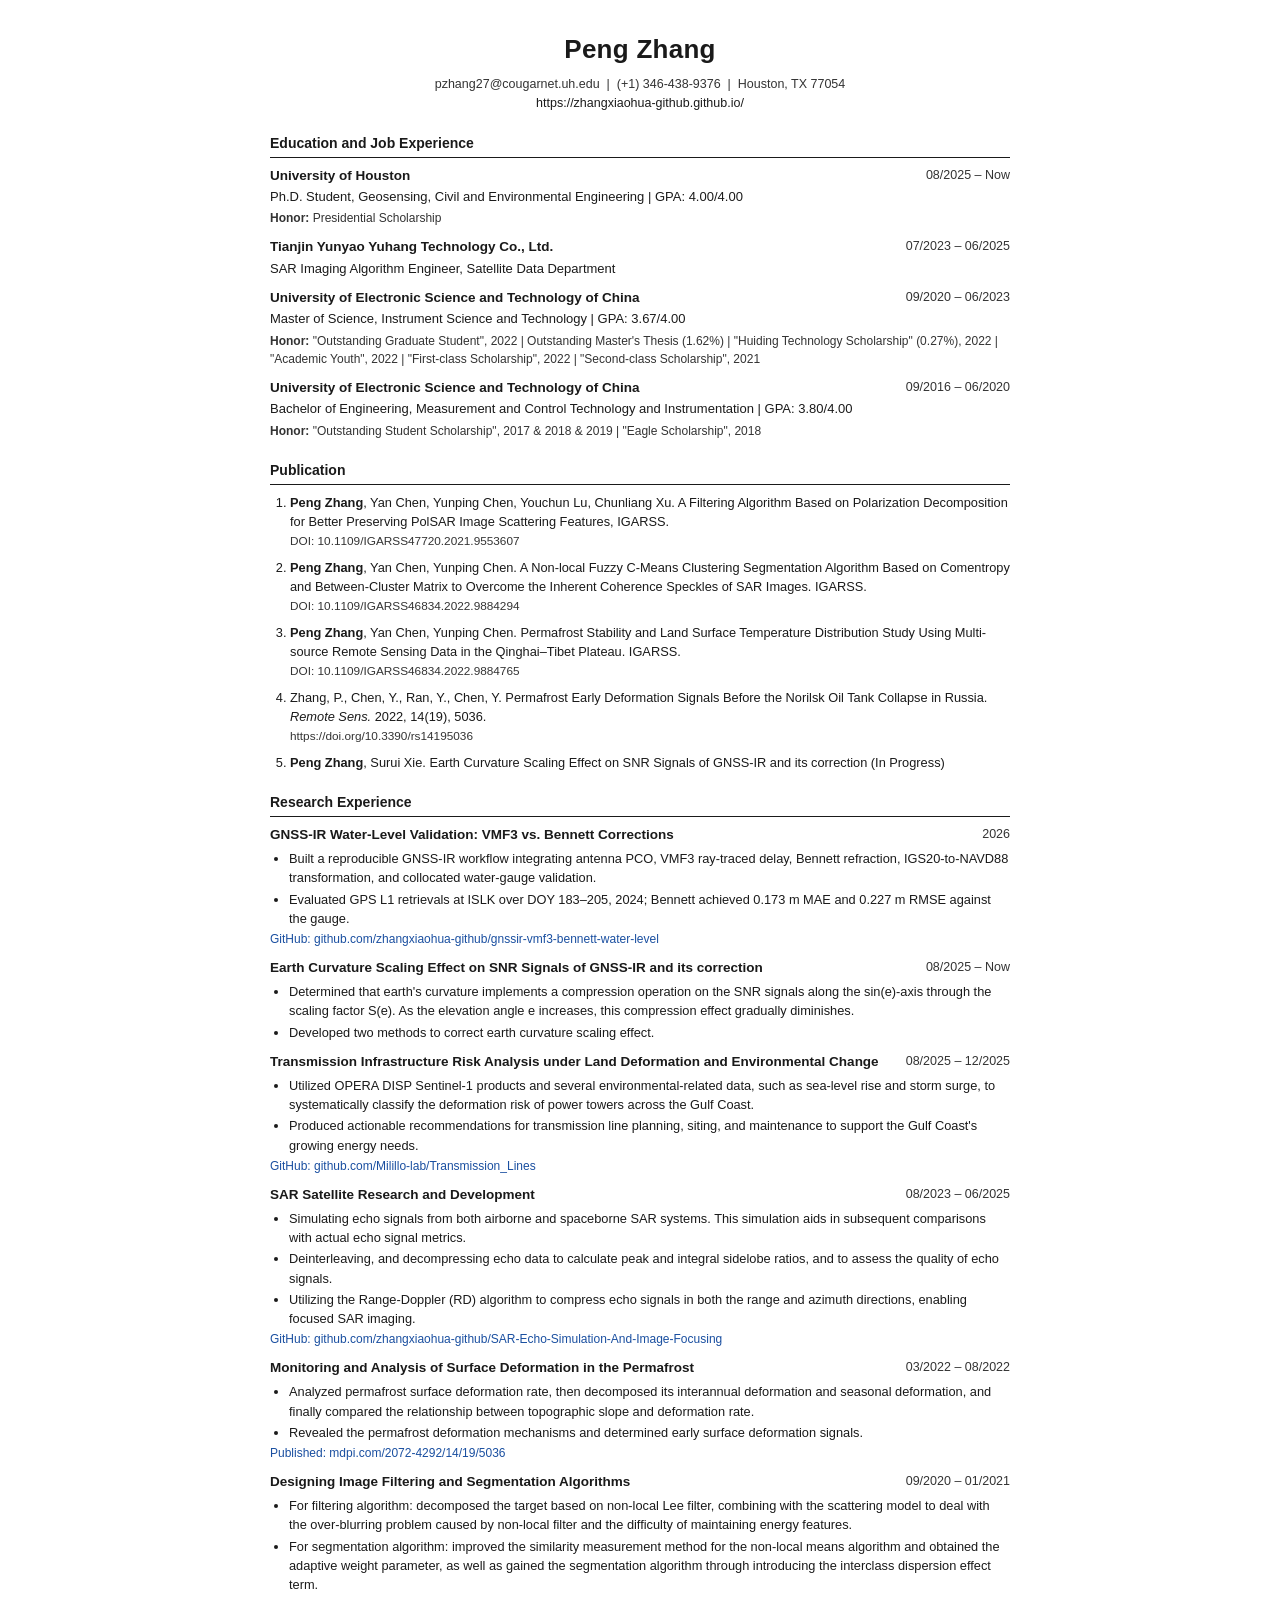
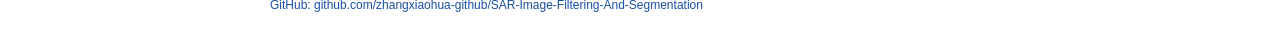
<file: assets/pdf/Resume_Peng_Zhang.html>
<!DOCTYPE html>
<html lang="en">
<head>
<meta charset="UTF-8">
<title>Peng Zhang — Résumé</title>
<style>
  @page { size: Letter; margin: 0.55in 0.6in; }
  * { box-sizing: border-box; }
  body {
    font-family: "Calibri", "Segoe UI", Arial, sans-serif;
    max-width: 780px;
    margin: 30px auto;
    padding: 0 20px;
    color: #1a1a1a;
    font-size: 13.5px;
    line-height: 1.5;
  }
  h1.name {
    text-align: center;
    font-size: 26px;
    font-weight: 700;
    letter-spacing: 0.01em;
    margin: 0 0 6px;
  }
  .contact {
    text-align: center;
    font-size: 12.5px;
    margin-bottom: 16px;
    color: #333;
  }
  .contact a { color: #1a1a1a; text-decoration: none; }

  h2.section {
    font-size: 14px;
    font-weight: 700;
    text-transform: none;
    border-bottom: 1.4px solid #1a1a1a;
    padding-bottom: 3px;
    margin: 20px 0 8px;
  }

  .entry { margin-bottom: 10px; break-inside: avoid; }
  .entry-head {
    display: flex;
    justify-content: space-between;
    gap: 12px;
    font-weight: 700;
    font-size: 13.5px;
  }
  .entry-head .when { font-weight: 400; font-size: 12.5px; white-space: nowrap; color: #333; }
  .entry-sub { font-size: 13px; margin: 1px 0 3px; }
  .honor { font-size: 12px; color: #333; }
  .honor b { font-weight: 700; }

  ul.bullets { margin: 4px 0 2px; padding-left: 19px; }
  ul.bullets li { margin-bottom: 2px; font-size: 12.8px; }

  .link-line { font-size: 12px; color: #1a4fa0; margin-top: 1px; }
  .link-line a { color: inherit; }

  ol.pub-list { padding-left: 20px; margin: 6px 0; }
  ol.pub-list li { margin-bottom: 7px; font-size: 12.8px; }
  .doi { font-size: 11.8px; color: #333; }

  @media print {
    body { margin: 0; }
    a { color: inherit !important; text-decoration: none !important; }
  }
</style>
</head>
<body>

<h1 class="name">Peng Zhang</h1>
<div class="contact">
  pzhang27@cougarnet.uh.edu &nbsp;|&nbsp; (+1) 346-438-9376 &nbsp;|&nbsp; Houston, TX 77054<br>
  <a href="https://zhangxiaohua-github.github.io/">https://zhangxiaohua-github.github.io/</a>
</div>

<h2 class="section">Education and Job Experience</h2>

<div class="entry">
  <div class="entry-head"><span>University of Houston</span><span class="when">08/2025 – Now</span></div>
  <div class="entry-sub">Ph.D. Student, Geosensing, Civil and Environmental Engineering | GPA: 4.00/4.00</div>
  <div class="honor"><b>Honor:</b> Presidential Scholarship</div>
</div>

<div class="entry">
  <div class="entry-head"><span>Tianjin Yunyao Yuhang Technology Co., Ltd.</span><span class="when">07/2023 – 06/2025</span></div>
  <div class="entry-sub">SAR Imaging Algorithm Engineer, Satellite Data Department</div>
</div>

<div class="entry">
  <div class="entry-head"><span>University of Electronic Science and Technology of China</span><span class="when">09/2020 – 06/2023</span></div>
  <div class="entry-sub">Master of Science, Instrument Science and Technology | GPA: 3.67/4.00</div>
  <div class="honor"><b>Honor:</b> "Outstanding Graduate Student", 2022 | Outstanding Master's Thesis (1.62%) | "Huiding Technology Scholarship" (0.27%), 2022 | "Academic Youth", 2022 | "First-class Scholarship", 2022 | "Second-class Scholarship", 2021</div>
</div>

<div class="entry">
  <div class="entry-head"><span>University of Electronic Science and Technology of China</span><span class="when">09/2016 – 06/2020</span></div>
  <div class="entry-sub">Bachelor of Engineering, Measurement and Control Technology and Instrumentation | GPA: 3.80/4.00</div>
  <div class="honor"><b>Honor:</b> "Outstanding Student Scholarship", 2017 &amp; 2018 &amp; 2019 | "Eagle Scholarship", 2018</div>
</div>

<h2 class="section">Publication</h2>
<ol class="pub-list">
  <li><b>Peng Zhang</b>, Yan Chen, Yunping Chen, Youchun Lu, Chunliang Xu. A Filtering Algorithm Based on Polarization Decomposition for Better Preserving PolSAR Image Scattering Features, IGARSS.<br><span class="doi">DOI: 10.1109/IGARSS47720.2021.9553607</span></li>
  <li><b>Peng Zhang</b>, Yan Chen, Yunping Chen. A Non-local Fuzzy C-Means Clustering Segmentation Algorithm Based on Comentropy and Between-Cluster Matrix to Overcome the Inherent Coherence Speckles of SAR Images. IGARSS.<br><span class="doi">DOI: 10.1109/IGARSS46834.2022.9884294</span></li>
  <li><b>Peng Zhang</b>, Yan Chen, Yunping Chen. Permafrost Stability and Land Surface Temperature Distribution Study Using Multi-source Remote Sensing Data in the Qinghai–Tibet Plateau. IGARSS.<br><span class="doi">DOI: 10.1109/IGARSS46834.2022.9884765</span></li>
  <li>Zhang, P., Chen, Y., Ran, Y., Chen, Y. Permafrost Early Deformation Signals Before the Norilsk Oil Tank Collapse in Russia. <i>Remote Sens.</i> 2022, 14(19), 5036.<br><span class="doi">https://doi.org/10.3390/rs14195036</span></li>
  <li><b>Peng Zhang</b>, Surui Xie. Earth Curvature Scaling Effect on SNR Signals of GNSS-IR and its correction (In Progress)</li>
</ol>

<h2 class="section">Research Experience</h2>

<div class="entry">
  <div class="entry-head"><span>GNSS-IR Water-Level Validation: VMF3 vs. Bennett Corrections</span><span class="when">2026</span></div>
  <ul class="bullets">
    <li>Built a reproducible GNSS-IR workflow integrating antenna PCO, VMF3 ray-traced delay, Bennett refraction, IGS20-to-NAVD88 transformation, and collocated water-gauge validation.</li>
    <li>Evaluated GPS L1 retrievals at ISLK over DOY 183–205, 2024; Bennett achieved 0.173 m MAE and 0.227 m RMSE against the gauge.</li>
  </ul>
  <div class="link-line">GitHub: github.com/zhangxiaohua-github/gnssir-vmf3-bennett-water-level</div>
</div>

<div class="entry">
  <div class="entry-head"><span>Earth Curvature Scaling Effect on SNR Signals of GNSS-IR and its correction</span><span class="when">08/2025 – Now</span></div>
  <ul class="bullets">
    <li>Determined that earth's curvature implements a compression operation on the SNR signals along the sin(e)-axis through the scaling factor S(e). As the elevation angle e increases, this compression effect gradually diminishes.</li>
    <li>Developed two methods to correct earth curvature scaling effect.</li>
  </ul>
</div>

<div class="entry">
  <div class="entry-head"><span>Transmission Infrastructure Risk Analysis under Land Deformation and Environmental Change</span><span class="when">08/2025 – 12/2025</span></div>
  <ul class="bullets">
    <li>Utilized OPERA DISP Sentinel-1 products and several environmental-related data, such as sea-level rise and storm surge, to systematically classify the deformation risk of power towers across the Gulf Coast.</li>
    <li>Produced actionable recommendations for transmission line planning, siting, and maintenance to support the Gulf Coast's growing energy needs.</li>
  </ul>
  <div class="link-line">GitHub: github.com/Milillo-lab/Transmission_Lines</div>
</div>

<div class="entry">
  <div class="entry-head"><span>SAR Satellite Research and Development</span><span class="when">08/2023 – 06/2025</span></div>
  <ul class="bullets">
    <li>Simulating echo signals from both airborne and spaceborne SAR systems. This simulation aids in subsequent comparisons with actual echo signal metrics.</li>
    <li>Deinterleaving, and decompressing echo data to calculate peak and integral sidelobe ratios, and to assess the quality of echo signals.</li>
    <li>Utilizing the Range-Doppler (RD) algorithm to compress echo signals in both the range and azimuth directions, enabling focused SAR imaging.</li>
  </ul>
  <div class="link-line">GitHub: github.com/zhangxiaohua-github/SAR-Echo-Simulation-And-Image-Focusing</div>
</div>

<div class="entry">
  <div class="entry-head"><span>Monitoring and Analysis of Surface Deformation in the Permafrost</span><span class="when">03/2022 – 08/2022</span></div>
  <ul class="bullets">
    <li>Analyzed permafrost surface deformation rate, then decomposed its interannual deformation and seasonal deformation, and finally compared the relationship between topographic slope and deformation rate.</li>
    <li>Revealed the permafrost deformation mechanisms and determined early surface deformation signals.</li>
  </ul>
  <div class="link-line">Published: mdpi.com/2072-4292/14/19/5036</div>
</div>

<div class="entry">
  <div class="entry-head"><span>Designing Image Filtering and Segmentation Algorithms</span><span class="when">09/2020 – 01/2021</span></div>
  <ul class="bullets">
    <li>For filtering algorithm: decomposed the target based on non-local Lee filter, combining with the scattering model to deal with the over-blurring problem caused by non-local filter and the difficulty of maintaining energy features.</li>
    <li>For segmentation algorithm: improved the similarity measurement method for the non-local means algorithm and obtained the adaptive weight parameter, as well as gained the segmentation algorithm through introducing the interclass dispersion effect term.</li>
  </ul>
  <div class="link-line">GitHub: github.com/zhangxiaohua-github/SAR-Image-Filtering-And-Segmentation</div>
</div>

</body>
</html>
</file>
